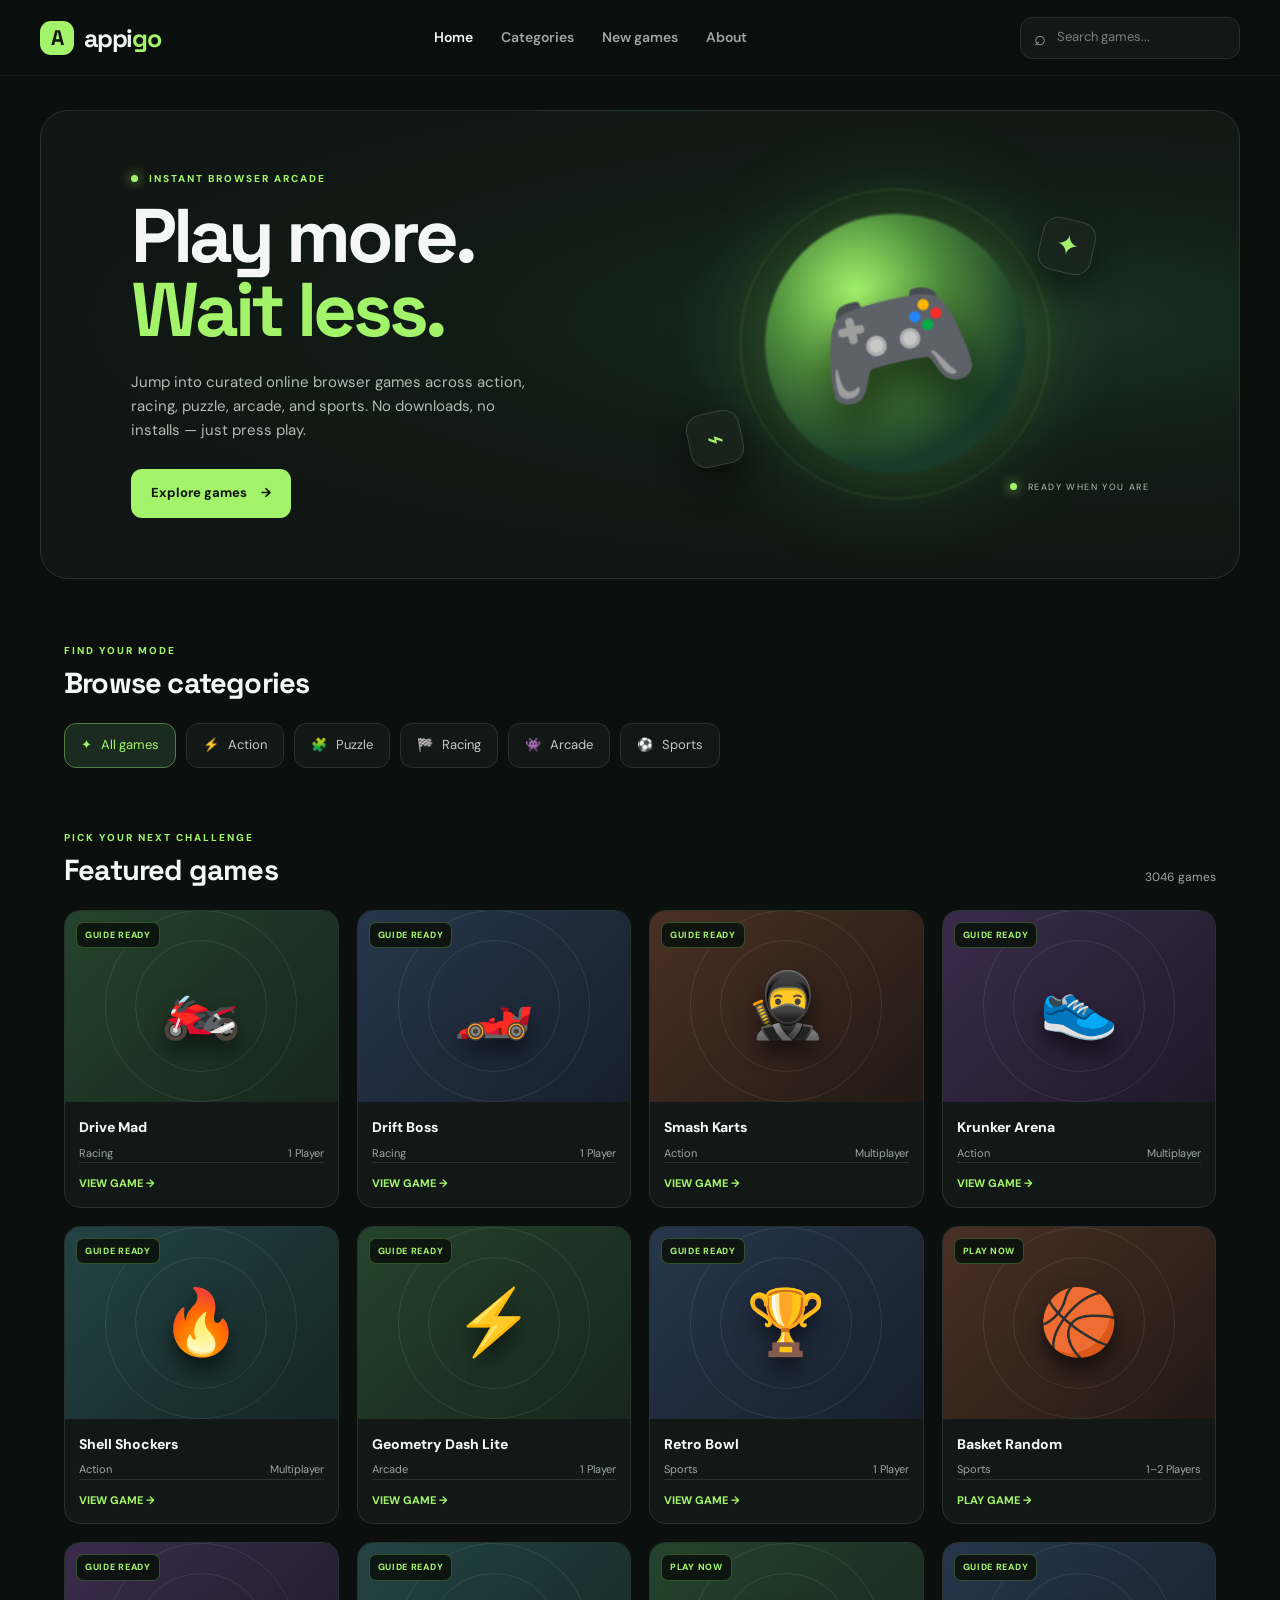
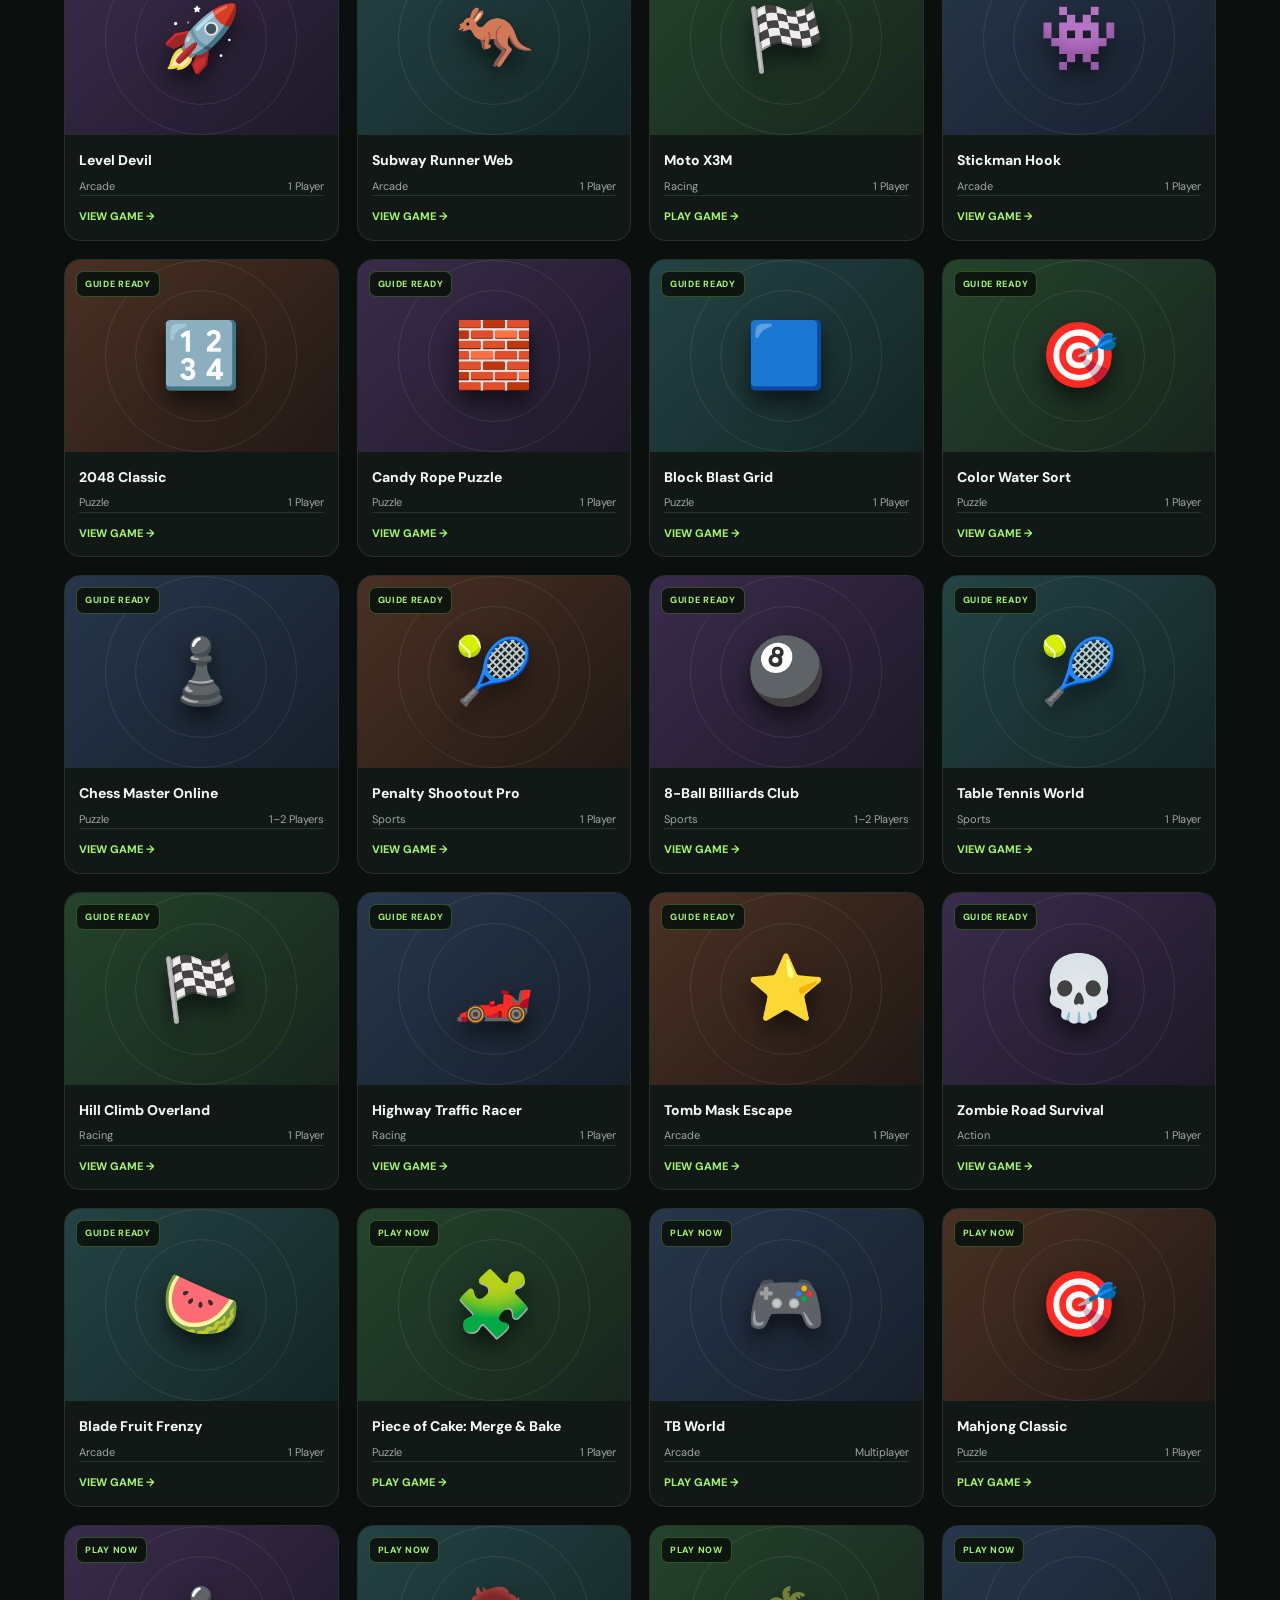
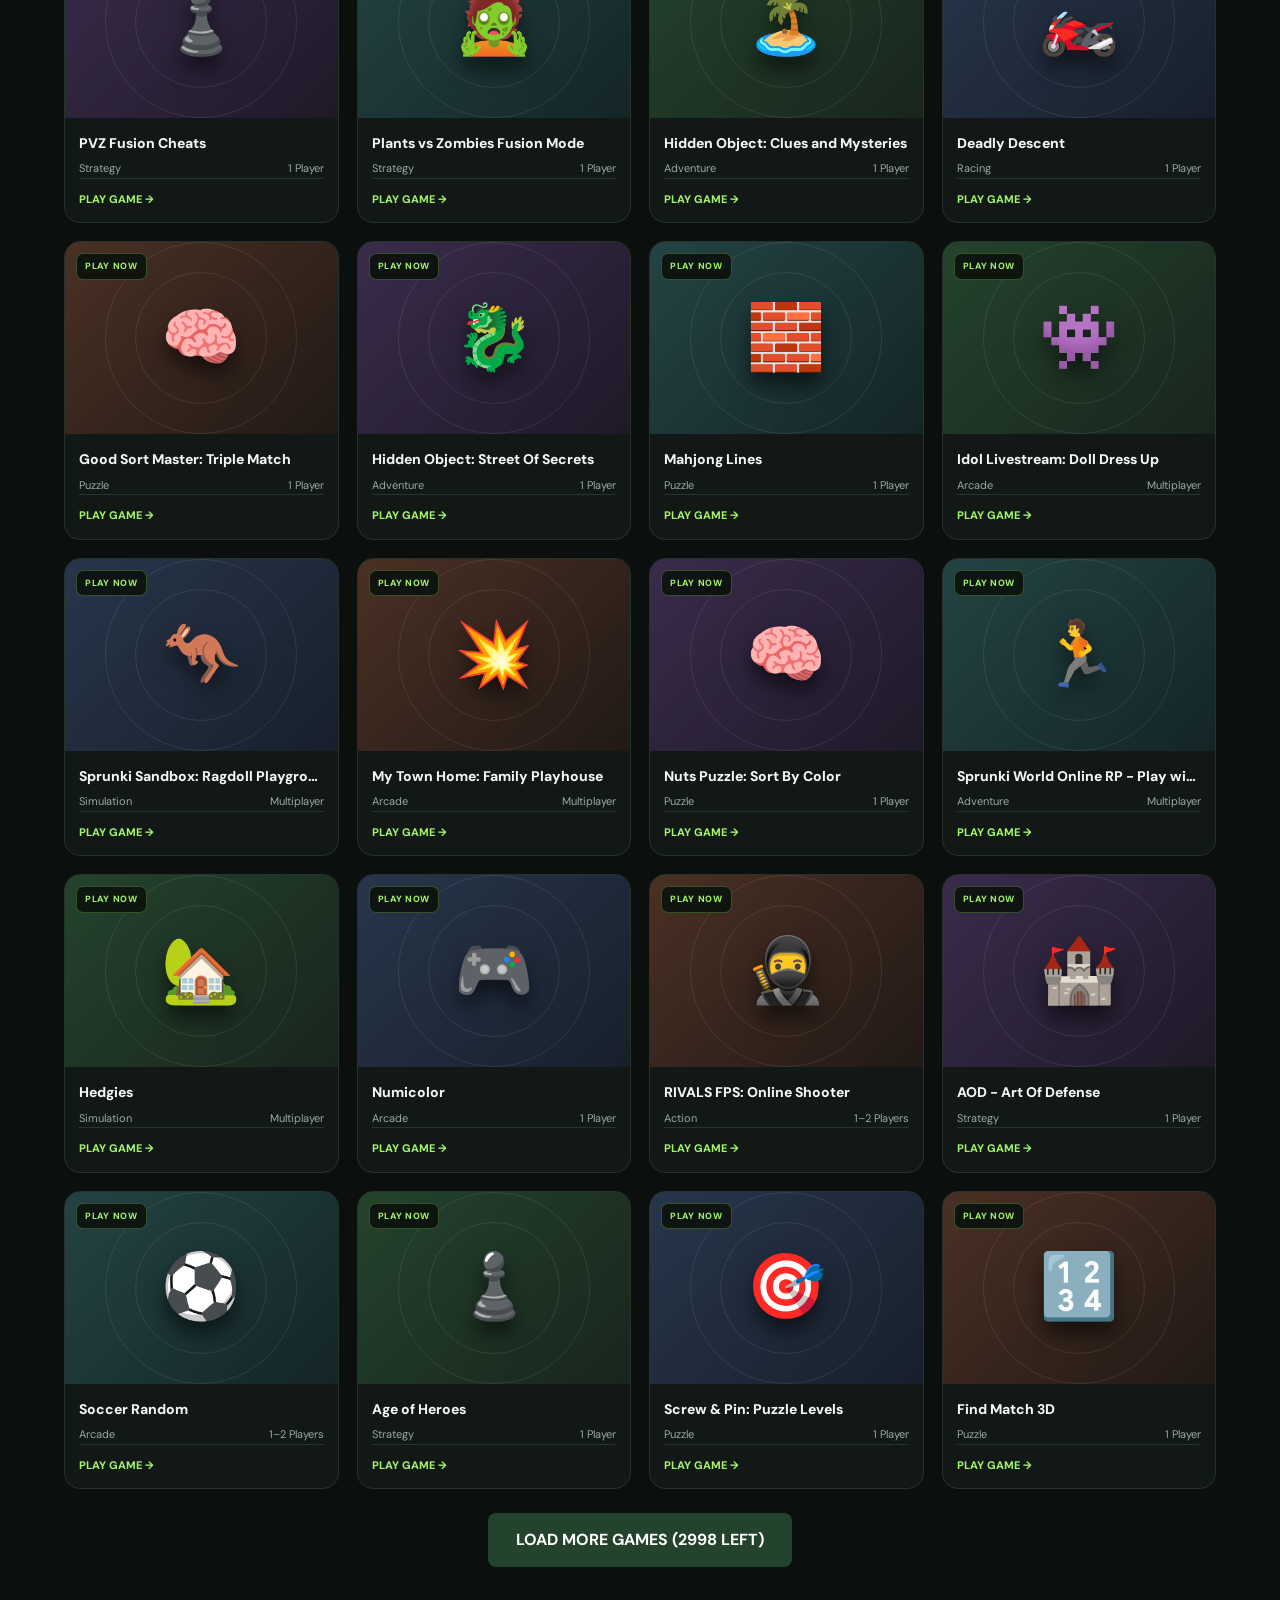
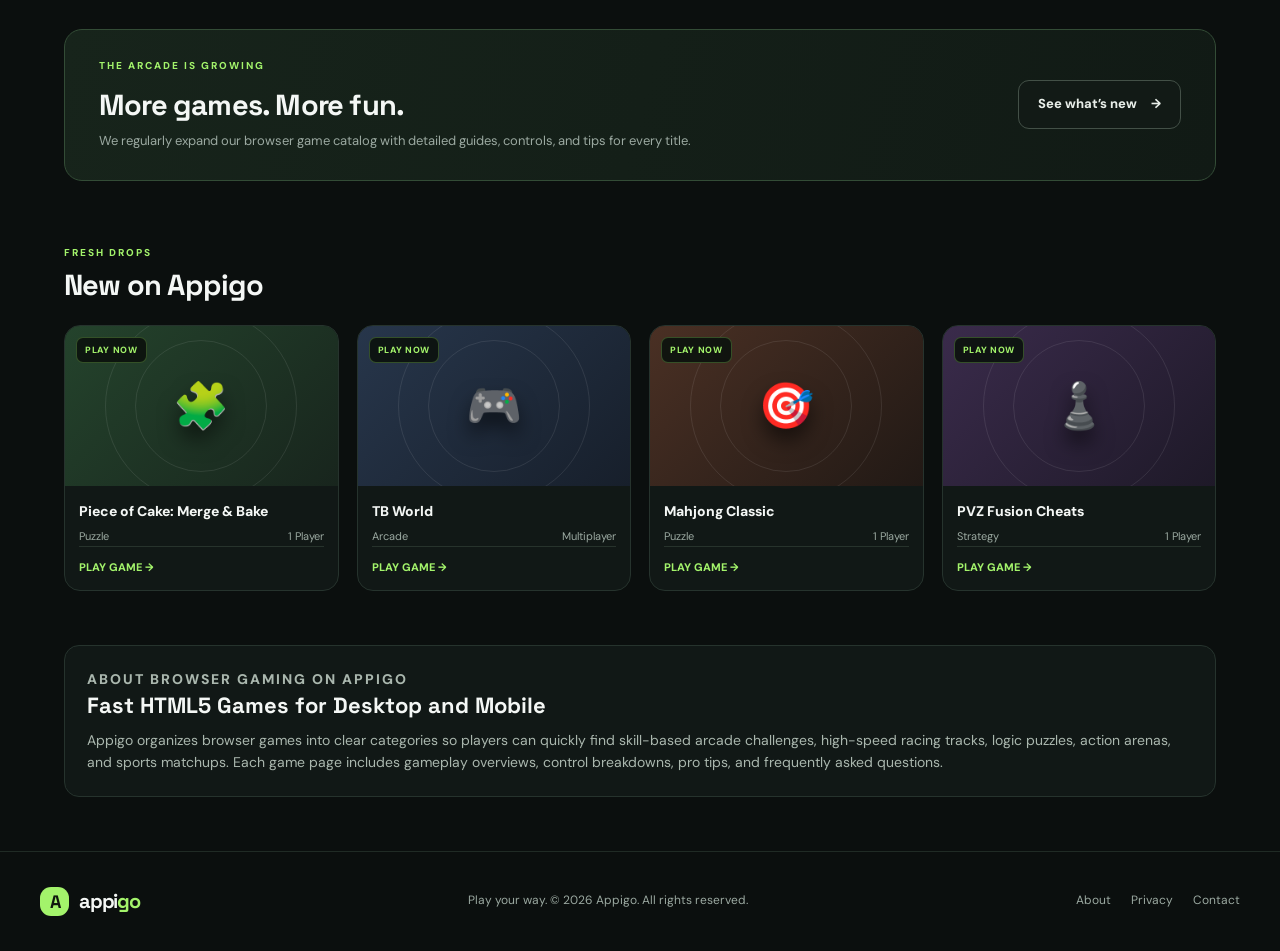
<file: index.html>
<!doctype html>
<html lang="en">
<head>
  <meta charset="utf-8">
  <meta name="viewport" content="width=device-width, initial-scale=1">
  <meta name="theme-color" content="#0b0f0e">
  <title>Appigo — Play Free Online Browser Games Instantly</title>
  <meta name="description" content="Play free online HTML5 browser games on Appigo. Explore action, racing, puzzle, arcade, and sports games with instant play and zero downloads.">
  <meta name="robots" content="index, follow">
  <link rel="canonical" href="https://appigo.site/">
  <meta property="og:type" content="website">
  <meta property="og:site_name" content="Appigo">
  <meta property="og:title" content="Appigo — Play Free Online Browser Games Instantly">
  <meta property="og:description" content="Discover fast browser games on Appigo across action, puzzle, racing, arcade, and sports.">
  <meta property="og:url" content="https://appigo.site/">
  <link rel="stylesheet" href="/css/style.css">
  <script type="application/ld+json">
  {
    "@context": "https://schema.org",
    "@type": "WebSite",
    "name": "Appigo",
    "url": "https://appigo.site/",
    "description": "Free online browser games across action, racing, puzzle, arcade, and sports.",
    "potentialAction": {
      "@type": "SearchAction",
      "target": "https://appigo.site/?q={search_term_string}",
      "query-input": "required name=search_term_string"
    }
  }
  </script>
  <script src="/js/app.js" defer></script>
</head>
<body>
  <header class="site-header">
    <a class="brand" href="/" aria-label="Appigo home">
      <span class="brand-mark">A</span>
      <span>appi<span class="brand-accent">go</span></span>
    </a>
    <nav class="main-nav" aria-label="Main navigation">
      <a class="active" href="/">Home</a>
      <a href="#categories">Categories</a>
      <a href="#new-games">New games</a>
      <a href="/about.html">About</a>
    </nav>
    <div class="header-actions">
      <label class="search-box">
        <span aria-hidden="true">⌕</span>
        <input id="game-search" type="search" placeholder="Search games..." autocomplete="off">
      </label>
      <button class="menu-toggle" id="menu-toggle" aria-label="Toggle menu">☰</button>
    </div>
  </header>

  <main>
    <section class="hero">
      <div class="hero-copy">
        <p class="eyebrow"><span class="live-dot"></span> INSTANT BROWSER ARCADE</p>
        <h1>Play more.<br><span>Wait less.</span></h1>
        <p class="hero-description">Jump into curated online browser games across action, racing, puzzle, arcade, and sports. No downloads, no installs — just press play.</p>
        <a class="button button-primary" href="#games">Explore games <span>→</span></a>
      </div>
      <div class="hero-art" aria-hidden="true">
        <div class="orb orb-one"></div>
        <div class="orb orb-two"></div>
        <div class="floating-tile tile-one">✦</div>
        <div class="floating-tile tile-two">⌁</div>
        <div class="hero-controller">🎮</div>
        <div class="hero-caption"><span class="caption-dot"></span> READY WHEN YOU ARE</div>
      </div>
    </section>

    <section class="category-section" id="categories">
      <div class="section-heading">
        <div>
          <p class="eyebrow">FIND YOUR MODE</p>
          <h2>Browse categories</h2>
        </div>
      </div>
      <div class="category-list" id="category-list">
        <button class="category-chip selected" data-category="All">✦ <span>All games</span></button>
        <button class="category-chip" data-category="Action">⚡ <span>Action</span></button>
        <button class="category-chip" data-category="Puzzle">🧩 <span>Puzzle</span></button>
        <button class="category-chip" data-category="Racing">🏁 <span>Racing</span></button>
        <button class="category-chip" data-category="Arcade">👾 <span>Arcade</span></button>
        <button class="category-chip" data-category="Sports">⚽ <span>Sports</span></button>
      </div>
    </section>

    <section class="games-section" id="games">
      <div class="section-heading">
        <div>
          <p class="eyebrow">PICK YOUR NEXT CHALLENGE</p>
          <h2 id="games-heading">Featured games</h2>
        </div>
        <span class="result-count" id="result-count"></span>
      </div>
      <div class="game-grid" id="game-grid" aria-live="polite"></div>
      <div class="empty-state hidden" id="empty-state">
        <div class="empty-icon">⌕</div>
        <h3>No games found</h3>
        <p>Try another title, keyword, or category.</p>
      </div>
    </section>

    <section class="callout">
      <div>
        <p class="eyebrow">THE ARCADE IS GROWING</p>
        <h2>More games. More fun.</h2>
        <p>We regularly expand our browser game catalog with detailed guides, controls, and tips for every title.</p>
      </div>
      <a class="button button-outline" href="#new-games">See what’s new <span>→</span></a>
    </section>

    <section class="games-section compact-section" id="new-games">
      <div class="section-heading">
        <div>
          <p class="eyebrow">FRESH DROPS</p>
          <h2>New on Appigo</h2>
        </div>
      </div>
      <div class="game-grid game-grid-small" id="new-grid"></div>
    </section>

    <section class="games-section compact-section">
      <div class="panel seo-guide-box">
        <p class="eyebrow">ABOUT BROWSER GAMING ON APPIGO</p>
        <h2>Fast HTML5 Games for Desktop and Mobile</h2>
        <p>Appigo organizes browser games into clear categories so players can quickly find skill-based arcade challenges, high-speed racing tracks, logic puzzles, action arenas, and sports matchups. Each game page includes gameplay overviews, control breakdowns, pro tips, and frequently asked questions.</p>
      </div>
    </section>
  </main>

  <footer class="site-footer">
    <a class="brand" href="/"><span class="brand-mark">A</span><span>appi<span class="brand-accent">go</span></span></a>
    <p>Play your way. © <span id="year"></span> Appigo. All rights reserved.</p>
    <div>
      <a href="/about.html">About</a>
      <a href="/privacy.html">Privacy</a>
      <a href="/contact.html">Contact</a>
    </div>
  </footer>
</body>
</html>
</file>
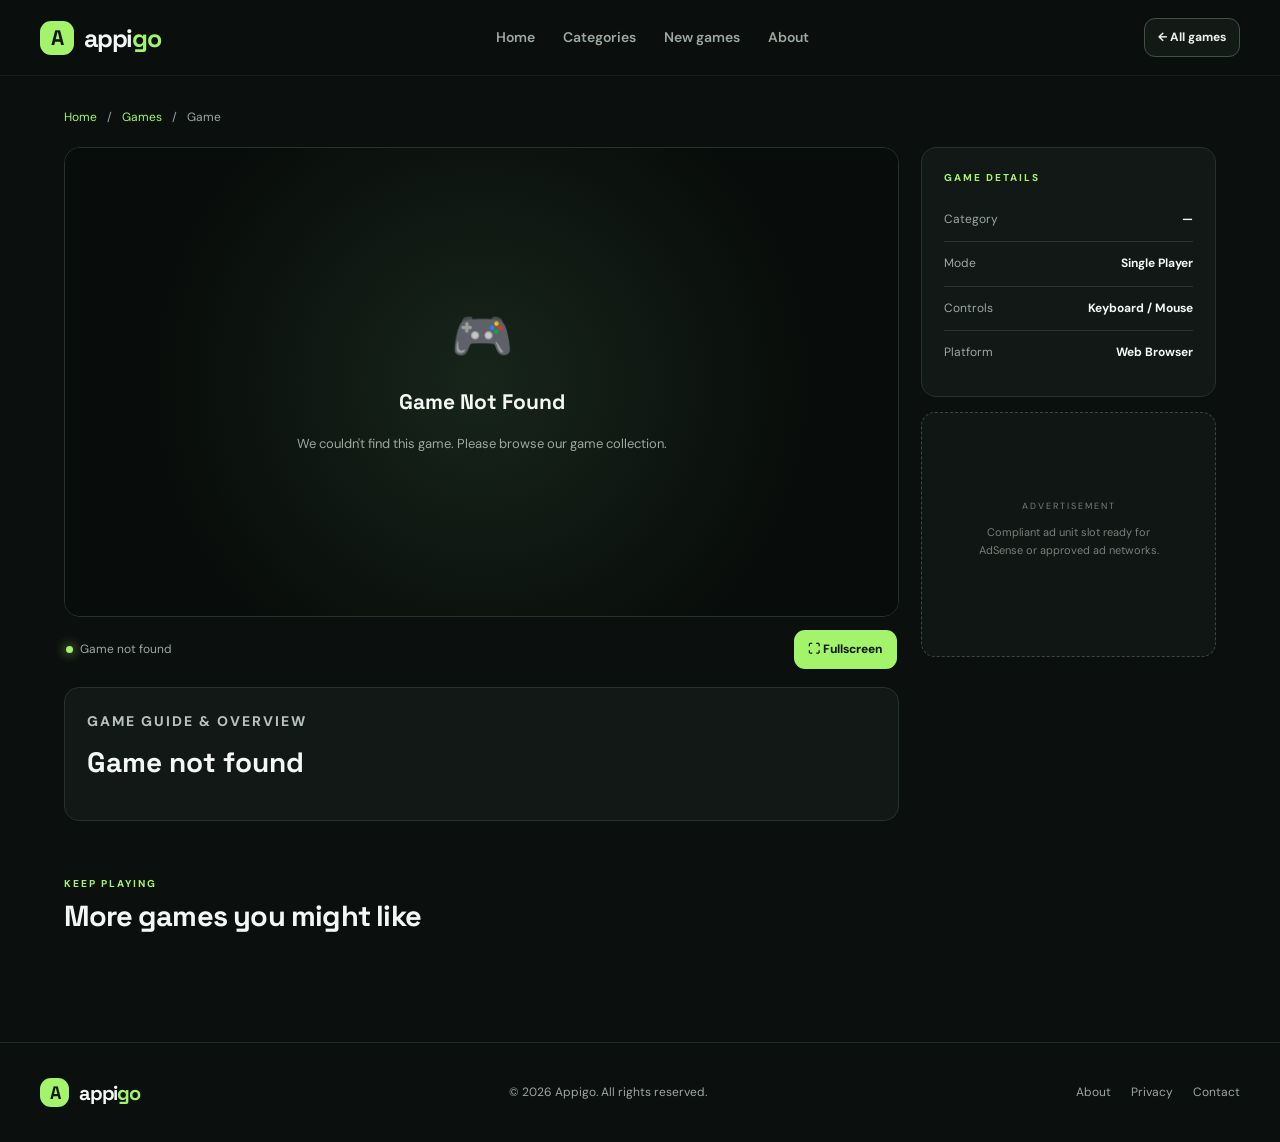
<file: game/index.html>
<!doctype html>
<html lang="en">
<head>
  <meta charset="utf-8">
  <meta name="viewport" content="width=device-width, initial-scale=1">
  <meta name="theme-color" content="#0b0f0e">
  <title>Play Game — Appigo</title>
  <meta name="description" content="Play free online browser games on Appigo with controls, tips, and guides.">
  <meta name="robots" content="noindex, follow">
  <link rel="stylesheet" href="/css/style.css">
  <script src="/js/game.js" defer></script>
</head>
<body>
  <header class="site-header">
    <a class="brand" href="/" aria-label="Appigo home">
      <span class="brand-mark">A</span>
      <span>appi<span class="brand-accent">go</span></span>
    </a>
    <nav class="main-nav" aria-label="Main navigation">
      <a href="/">Home</a>
      <a href="/#categories">Categories</a>
      <a href="/#new-games">New games</a>
      <a href="/about.html">About</a>
    </nav>
    <div class="header-actions">
      <a class="button button-small button-outline" href="/">← All games</a>
    </div>
  </header>

  <main class="game-page">
    <div class="breadcrumbs">
      <a href="/">Home</a>
      <span>/</span>
      <a href="/#categories" id="crumb-category">Games</a>
      <span>/</span>
      <span id="crumb-title">Game</span>
    </div>

    <div class="game-layout">
      <section class="player-column">
        <div class="player-shell" id="player-shell">
          <div class="player-placeholder" id="player-placeholder">
            <div class="placeholder-icon" id="placeholder-icon">🎮</div>
            <h2 id="placeholder-heading">Game embed pending verification</h2>
            <p id="placeholder-text">Add an authorized third-party embed URL in <code>/data/games.json</code> and set <code>"status": "ready"</code> to launch the playable frame.</p>
          </div>
          <iframe
            id="game-frame"
            title="Game player"
            allow="fullscreen; autoplay; gamepad; clipboard-read; clipboard-write"
            allowfullscreen
            loading="lazy"
            referrerpolicy="strict-origin-when-cross-origin"
            class="hidden"></iframe>
        </div>

        <div class="player-toolbar">
          <div class="player-status">
            <span class="live-dot"></span>
            <span id="player-label">Ready</span>
          </div>
          <div class="player-actions">
            <a class="button button-small button-outline hidden" id="open-source" target="_blank" rel="noopener noreferrer">Official source ↗</a>
            <button class="button button-small button-primary" id="fullscreen-button" type="button">⛶ Fullscreen</button>
          </div>
        </div>

        <article class="game-description panel">
          <p class="eyebrow" id="game-eyebrow">GAME GUIDE & OVERVIEW</p>
          <h1 id="game-title">Loading game…</h1>
          <div id="game-sections"></div>
          <div class="tag-row" id="game-tags"></div>
        </article>
      </section>

      <aside class="game-sidebar">
        <div class="panel">
          <p class="eyebrow">GAME DETAILS</p>
          <div class="detail-row"><span>Category</span><strong id="game-category">—</strong></div>
          <div class="detail-row"><span>Mode</span><strong id="game-players">Single Player</strong></div>
          <div class="detail-row"><span>Controls</span><strong id="game-controls">Keyboard / Mouse</strong></div>
          <div class="detail-row"><span>Platform</span><strong>Web Browser</strong></div>
        </div>

        <div class="ad-slot" aria-label="Advertisement">
          <span>ADVERTISEMENT</span>
          <p>Compliant ad unit slot ready for AdSense or approved ad networks.</p>
        </div>
      </aside>
    </div>

    <section class="games-section related-section">
      <div class="section-heading">
        <div>
          <p class="eyebrow">KEEP PLAYING</p>
          <h2>More games you might like</h2>
        </div>
      </div>
      <div class="game-grid game-grid-small" id="related-grid"></div>
    </section>
  </main>

  <footer class="site-footer">
    <a class="brand" href="/"><span class="brand-mark">A</span><span>appi<span class="brand-accent">go</span></span></a>
    <p>© <span id="year"></span> Appigo. All rights reserved.</p>
    <div>
      <a href="/about.html">About</a>
      <a href="/privacy.html">Privacy</a>
      <a href="/contact.html">Contact</a>
    </div>
  </footer>
</body>
</html>
</file>
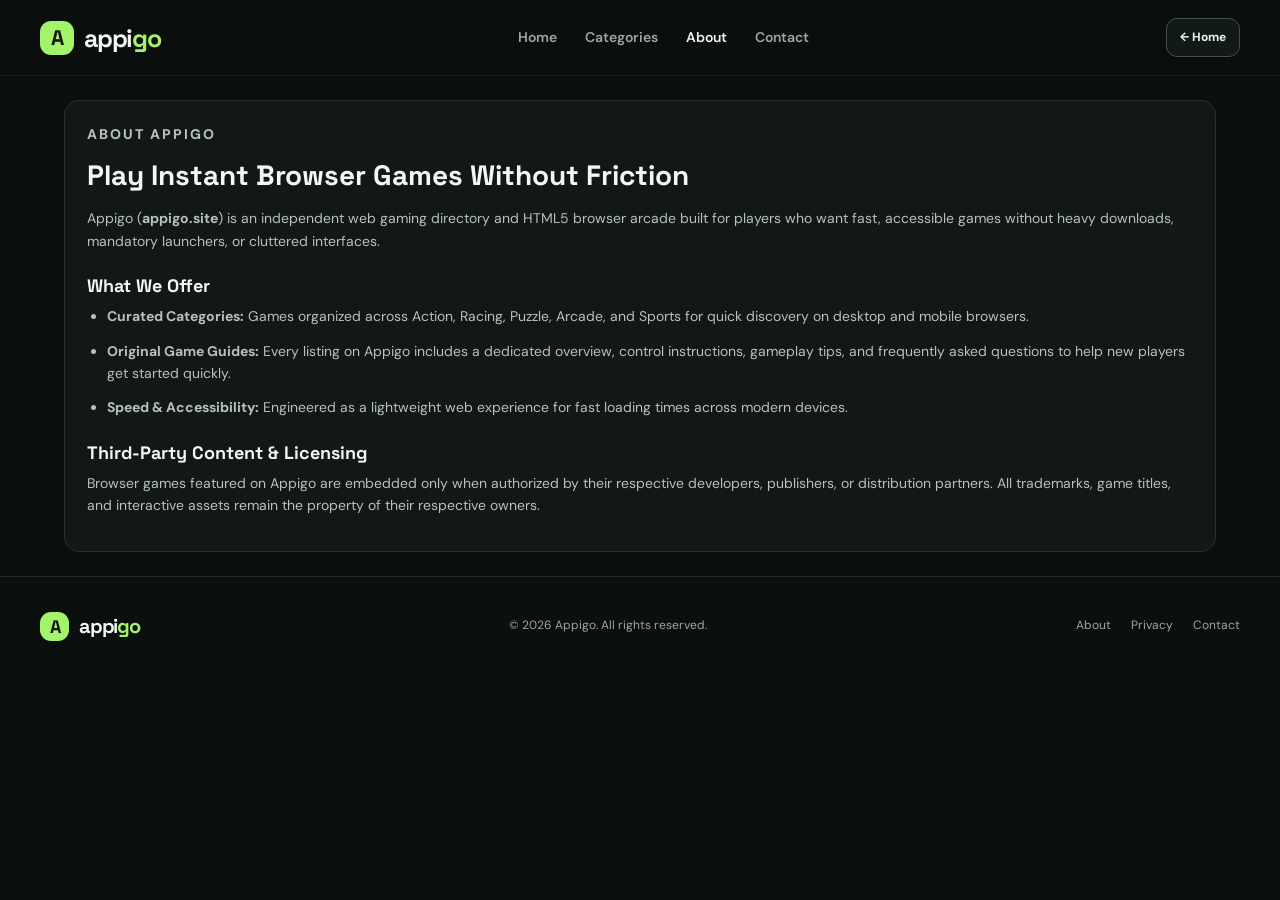
<file: about.html>
<!doctype html>
<html lang="en">
<head>
  <meta charset="utf-8">
  <meta name="viewport" content="width=device-width, initial-scale=1">
  <meta name="theme-color" content="#0b0f0e">
  <title>About Us — Appigo</title>
  <meta name="description" content="Learn about Appigo, our curated online browser gaming portal, editorial standards, and player-first experience.">
  <link rel="canonical" href="https://appigo.site/about.html">
  <link rel="stylesheet" href="/css/style.css">
</head>
<body>
  <header class="site-header">
    <a class="brand" href="/"><span class="brand-mark">A</span><span>appi<span class="brand-accent">go</span></span></a>
    <nav class="main-nav">
      <a href="/">Home</a>
      <a href="/#categories">Categories</a>
      <a class="active" href="/about.html">About</a>
      <a href="/contact.html">Contact</a>
    </nav>
    <a class="button button-small button-outline" href="/">← Home</a>
  </header>

  <main class="game-page legal-page">
    <section class="panel">
      <p class="eyebrow">ABOUT APPIGO</p>
      <h1>Play Instant Browser Games Without Friction</h1>
      <p>Appigo (<strong>appigo.site</strong>) is an independent web gaming directory and HTML5 browser arcade built for players who want fast, accessible games without heavy downloads, mandatory launchers, or cluttered interfaces.</p>
      <h2>What We Offer</h2>
      <ul>
        <li><strong>Curated Categories:</strong> Games organized across Action, Racing, Puzzle, Arcade, and Sports for quick discovery on desktop and mobile browsers.</li>
        <li><strong>Original Game Guides:</strong> Every listing on Appigo includes a dedicated overview, control instructions, gameplay tips, and frequently asked questions to help new players get started quickly.</li>
        <li><strong>Speed & Accessibility:</strong> Engineered as a lightweight web experience for fast loading times across modern devices.</li>
      </ul>
      <h2>Third-Party Content & Licensing</h2>
      <p>Browser games featured on Appigo are embedded only when authorized by their respective developers, publishers, or distribution partners. All trademarks, game titles, and interactive assets remain the property of their respective owners.</p>
    </section>
  </main>

  <footer class="site-footer">
    <a class="brand" href="/"><span class="brand-mark">A</span><span>appi<span class="brand-accent">go</span></span></a>
    <p>© 2026 Appigo. All rights reserved.</p>
    <div>
      <a href="/about.html">About</a>
      <a href="/privacy.html">Privacy</a>
      <a href="/contact.html">Contact</a>
    </div>
  </footer>
</body>
</html>
</file>
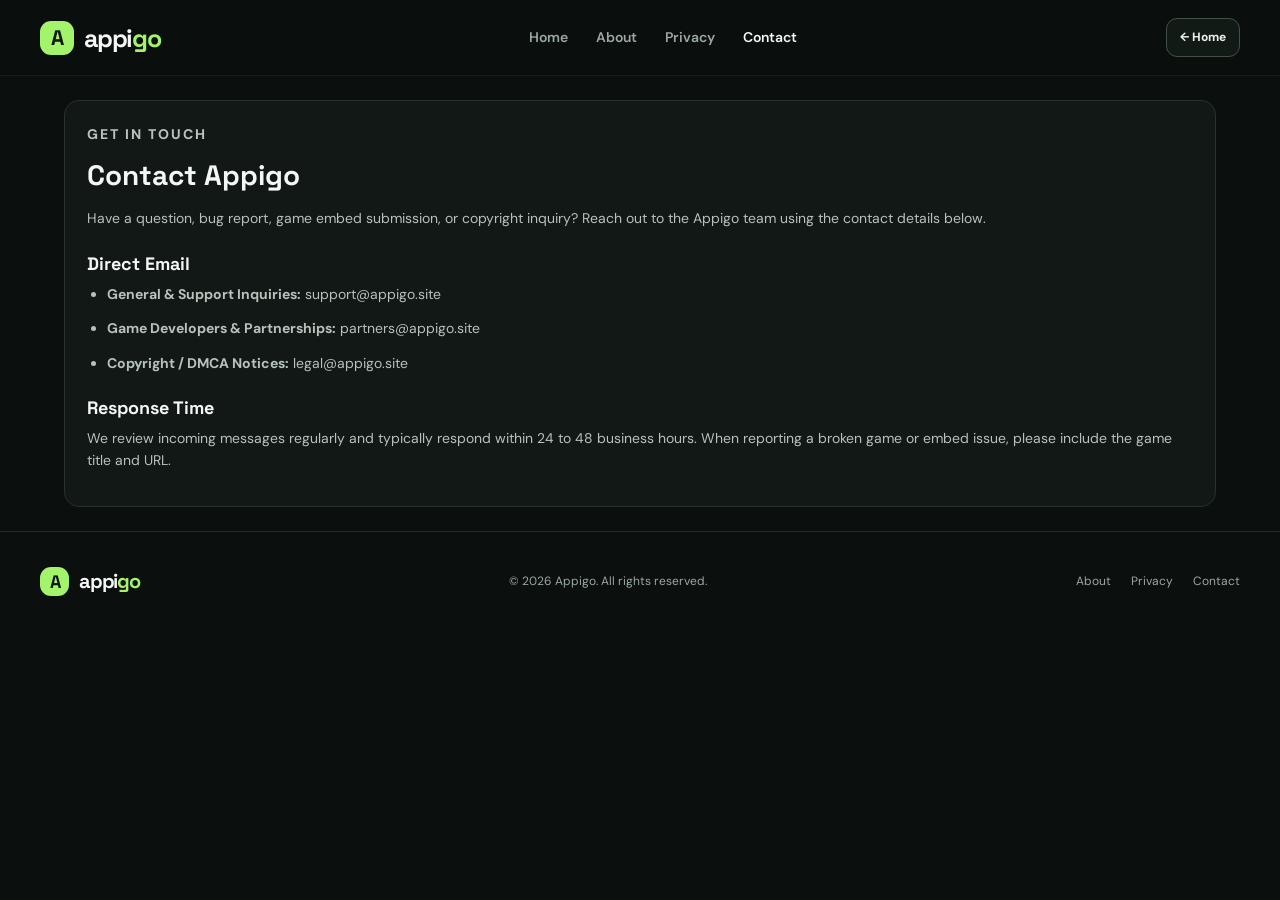
<file: contact.html>
<!doctype html>
<html lang="en">
<head>
  <meta charset="utf-8">
  <meta name="viewport" content="width=device-width, initial-scale=1">
  <meta name="theme-color" content="#0b0f0e">
  <title>Contact Us — Appigo</title>
  <meta name="description" content="Contact the Appigo team for game submissions, copyright inquiries, technical support, or advertising partnerships.">
  <link rel="canonical" href="https://appigo.site/contact.html">
  <link rel="stylesheet" href="/css/style.css">
</head>
<body>
  <header class="site-header">
    <a class="brand" href="/"><span class="brand-mark">A</span><span>appi<span class="brand-accent">go</span></span></a>
    <nav class="main-nav">
      <a href="/">Home</a>
      <a href="/about.html">About</a>
      <a href="/privacy.html">Privacy</a>
      <a class="active" href="/contact.html">Contact</a>
    </nav>
    <a class="button button-small button-outline" href="/">← Home</a>
  </header>

  <main class="game-page legal-page">
    <section class="panel">
      <p class="eyebrow">GET IN TOUCH</p>
      <h1>Contact Appigo</h1>
      <p>Have a question, bug report, game embed submission, or copyright inquiry? Reach out to the Appigo team using the contact details below.</p>
      <h2>Direct Email</h2>
      <ul>
        <li><strong>General & Support Inquiries:</strong> support@appigo.site</li>
        <li><strong>Game Developers & Partnerships:</strong> partners@appigo.site</li>
        <li><strong>Copyright / DMCA Notices:</strong> legal@appigo.site</li>
      </ul>
      <h2>Response Time</h2>
      <p>We review incoming messages regularly and typically respond within 24 to 48 business hours. When reporting a broken game or embed issue, please include the game title and URL.</p>
    </section>
  </main>

  <footer class="site-footer">
    <a class="brand" href="/"><span class="brand-mark">A</span><span>appi<span class="brand-accent">go</span></span></a>
    <p>© 2026 Appigo. All rights reserved.</p>
    <div>
      <a href="/about.html">About</a>
      <a href="/privacy.html">Privacy</a>
      <a href="/contact.html">Contact</a>
    </div>
  </footer>
</body>
</html>
</file>
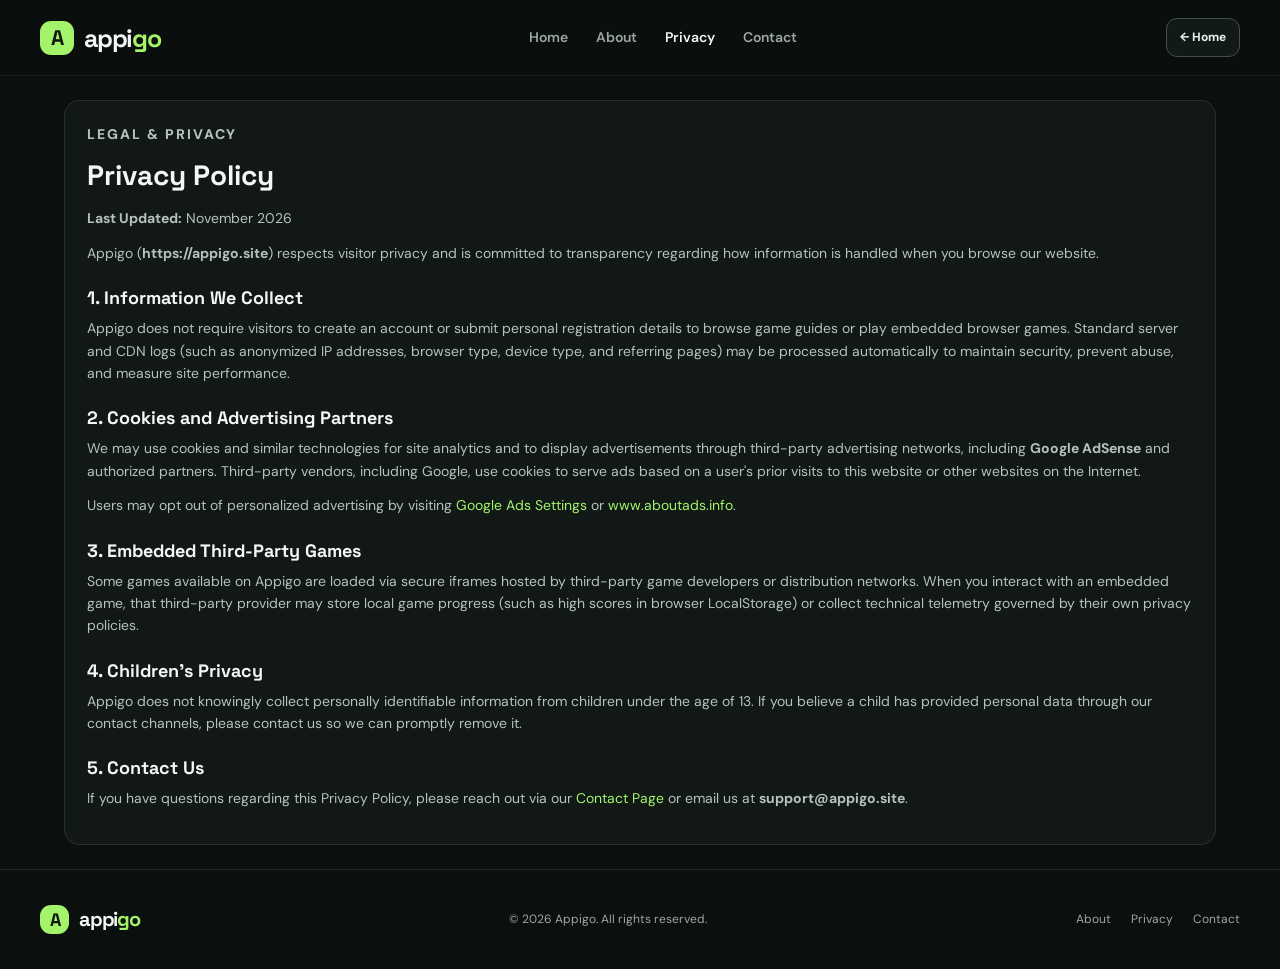
<file: privacy.html>
<!doctype html>
<html lang="en">
<head>
  <meta charset="utf-8">
  <meta name="viewport" content="width=device-width, initial-scale=1">
  <meta name="theme-color" content="#0b0f0e">
  <title>Privacy Policy — Appigo</title>
  <meta name="description" content="Read the Privacy Policy for Appigo (appigo.site), including cookies, analytics, third-party embedded games, and advertising disclosures.">
  <link rel="canonical" href="https://appigo.site/privacy.html">
  <link rel="stylesheet" href="/css/style.css">
</head>
<body>
  <header class="site-header">
    <a class="brand" href="/"><span class="brand-mark">A</span><span>appi<span class="brand-accent">go</span></span></a>
    <nav class="main-nav">
      <a href="/">Home</a>
      <a href="/about.html">About</a>
      <a class="active" href="/privacy.html">Privacy</a>
      <a href="/contact.html">Contact</a>
    </nav>
    <a class="button button-small button-outline" href="/">← Home</a>
  </header>

  <main class="game-page legal-page">
    <section class="panel">
      <p class="eyebrow">LEGAL & PRIVACY</p>
      <h1>Privacy Policy</h1>
      <p><strong>Last Updated:</strong> November 2026</p>
      <p>Appigo (<strong>https://appigo.site</strong>) respects visitor privacy and is committed to transparency regarding how information is handled when you browse our website.</p>

      <h2>1. Information We Collect</h2>
      <p>Appigo does not require visitors to create an account or submit personal registration details to browse game guides or play embedded browser games. Standard server and CDN logs (such as anonymized IP addresses, browser type, device type, and referring pages) may be processed automatically to maintain security, prevent abuse, and measure site performance.</p>

      <h2>2. Cookies and Advertising Partners</h2>
      <p>We may use cookies and similar technologies for site analytics and to display advertisements through third-party advertising networks, including <strong>Google AdSense</strong> and authorized partners. Third-party vendors, including Google, use cookies to serve ads based on a user's prior visits to this website or other websites on the Internet.</p>
      <p>Users may opt out of personalized advertising by visiting <a href="https://adssettings.google.com/" target="_blank" rel="noopener noreferrer" style="color:var(--green)">Google Ads Settings</a> or <a href="https://www.aboutads.info/" target="_blank" rel="noopener noreferrer" style="color:var(--green)">www.aboutads.info</a>.</p>

      <h2>3. Embedded Third-Party Games</h2>
      <p>Some games available on Appigo are loaded via secure iframes hosted by third-party game developers or distribution networks. When you interact with an embedded game, that third-party provider may store local game progress (such as high scores in browser LocalStorage) or collect technical telemetry governed by their own privacy policies.</p>

      <h2>4. Children's Privacy</h2>
      <p>Appigo does not knowingly collect personally identifiable information from children under the age of 13. If you believe a child has provided personal data through our contact channels, please contact us so we can promptly remove it.</p>

      <h2>5. Contact Us</h2>
      <p>If you have questions regarding this Privacy Policy, please reach out via our <a href="/contact.html" style="color:var(--green)">Contact Page</a> or email us at <strong>support@appigo.site</strong>.</p>
    </section>
  </main>

  <footer class="site-footer">
    <a class="brand" href="/"><span class="brand-mark">A</span><span>appi<span class="brand-accent">go</span></span></a>
    <p>© 2026 Appigo. All rights reserved.</p>
    <div>
      <a href="/about.html">About</a>
      <a href="/privacy.html">Privacy</a>
      <a href="/contact.html">Contact</a>
    </div>
  </footer>
</body>
</html>
</file>
<file: css/style.css>
@import url('https://fonts.googleapis.com/css2?family=DM+Sans:wght@400;500;600;700;800&family=Space+Grotesk:wght@500;600;700&display=swap');

:root {
  --bg: #0b0f0e;
  --surface: #111816;
  --surface2: #17211d;
  --line: #26332d;
  --text: #f4f7f5;
  --muted: #9ba9a1;
  --green: #a3f36b;
  --green2: #75d849;
  --radius: 18px;
  --max: 1200px;
}

* { box-sizing: border-box; }
html { scroll-behavior: smooth; }
body {
  margin: 0;
  background: var(--bg);
  color: var(--text);
  font-family: 'DM Sans', Arial, sans-serif;
  line-height: 1.6;
}
a { color: inherit; text-decoration: none; }
button, input { font: inherit; }

.site-header {
  height: 76px;
  display: flex;
  align-items: center;
  justify-content: space-between;
  gap: 28px;
  padding: 0 max(24px, calc((100% - var(--max)) / 2));
  border-bottom: 1px solid rgba(255, 255, 255, .06);
  background: rgba(11, 15, 14, .92);
  position: sticky;
  top: 0;
  z-index: 20;
  backdrop-filter: blur(16px);
}

.brand {
  display: flex;
  align-items: center;
  gap: 10px;
  font: 700 25px 'Space Grotesk', sans-serif;
  letter-spacing: -1.2px;
  white-space: nowrap;
}
.brand-mark {
  display: grid;
  place-items: center;
  width: 34px;
  height: 34px;
  background: var(--green);
  color: #10170e;
  border-radius: 11px;
  font-size: 21px;
}
.brand-accent { color: var(--green); }

.main-nav {
  display: flex;
  gap: 28px;
  color: var(--muted);
  font-size: 14px;
  font-weight: 600;
}
.main-nav a:hover,
.main-nav a.active { color: var(--text); }

.header-actions { display: flex; align-items: center; gap: 12px; }
.search-box {
  height: 42px;
  width: 220px;
  display: flex;
  align-items: center;
  gap: 9px;
  padding: 0 13px;
  background: var(--surface);
  border: 1px solid var(--line);
  border-radius: 12px;
  color: var(--muted);
}
.search-box span { font-size: 20px; }
.search-box input {
  width: 100%;
  background: none;
  border: 0;
  outline: 0;
  color: var(--text);
  font-size: 13px;
}
.search-box input::placeholder { color: #75837a; }
.menu-toggle { display: none; background: none; color: white; border: 0; font-size: 23px; cursor: pointer; }

.hero {
  max-width: var(--max);
  min-height: 430px;
  margin: 34px auto 64px;
  padding: 60px 7%;
  border: 1px solid #28352e;
  border-radius: 28px;
  background: radial-gradient(ellipse at 80% 45%, #1b3324 0%, #111b16 38%, #101613 75%);
  display: grid;
  grid-template-columns: 1fr 1fr;
  align-items: center;
  overflow: hidden;
  position: relative;
}
.hero-copy { position: relative; z-index: 2; }
.eyebrow {
  margin: 0 0 12px;
  color: var(--green);
  font-size: 10px;
  letter-spacing: 2px;
  font-weight: 800;
  text-transform: uppercase;
}
.live-dot, .caption-dot {
  display: inline-block;
  width: 7px;
  height: 7px;
  background: var(--green);
  border-radius: 50%;
  margin-right: 7px;
  box-shadow: 0 0 12px #a3f36b;
}
.hero h1 {
  font: 700 clamp(48px, 6vw, 76px) / .98 'Space Grotesk', sans-serif;
  letter-spacing: -4px;
  margin: 0 0 22px;
}
.hero h1 span { color: var(--green); }
.hero-description { max-width: 410px; color: #b0bbb4; font-size: 15px; margin: 0 0 27px; }

.button {
  display: inline-flex;
  align-items: center;
  justify-content: center;
  gap: 14px;
  border-radius: 11px;
  padding: 13px 19px;
  font-size: 13px;
  font-weight: 800;
  border: 1px solid transparent;
  cursor: pointer;
  transition: .2s;
}
.button-primary { background: var(--green); color: #10170e; }
.button-primary:hover { background: #b9ff8a; transform: translateY(-2px); }
.button-outline { border-color: #435047; background: #121a16; color: #e8eee9; }
.button-outline:hover { border-color: var(--green); color: var(--green); }
.button-small { padding: 9px 13px; font-size: 12px; gap: 8px; }

.hero-art { height: 300px; position: relative; display: grid; place-items: center; }
.orb { position: absolute; border-radius: 50%; filter: blur(1px); }
.orb-one {
  width: 260px;
  height: 260px;
  background: radial-gradient(circle at 35% 30%, #a3f36b 0%, #4d8b3b 35%, #193b28 70%);
  box-shadow: 0 0 100px #6ecb4a55;
}
.orb-two { width: 310px; height: 310px; border: 1px solid #a3f36b33; }
.hero-controller { font-size: 128px; filter: drop-shadow(0 25px 22px #0009); transform: rotate(-13deg); z-index: 2; }
.floating-tile {
  position: absolute;
  z-index: 3;
  display: grid;
  place-items: center;
  width: 54px;
  height: 54px;
  border: 1px solid #ffffff25;
  border-radius: 16px;
  background: #19251edb;
  box-shadow: 0 15px 35px #0007;
  color: var(--green);
  font-size: 28px;
}
.tile-one { top: 25px; right: 55px; transform: rotate(13deg); }
.tile-two { bottom: 28px; left: 48px; transform: rotate(-12deg); }
.hero-caption { position: absolute; bottom: 0; right: 0; font-size: 9px; letter-spacing: 1.6px; color: #b3c2b7; }

.category-section, .games-section { max-width: var(--max); margin: 0 auto 62px; padding: 0 24px; }
.section-heading { display: flex; align-items: end; justify-content: space-between; margin-bottom: 22px; }
.section-heading h2, .callout h2 { font: 700 29px 'Space Grotesk', sans-serif; letter-spacing: -.8px; margin: 0; }
.section-heading .eyebrow { margin-bottom: 5px; }
.category-list { display: flex; gap: 10px; flex-wrap: wrap; }
.category-chip {
  border: 1px solid var(--line);
  background: var(--surface);
  color: #c0cbc3;
  border-radius: 12px;
  padding: 11px 16px;
  display: flex;
  align-items: center;
  gap: 9px;
  font-size: 13px;
  cursor: pointer;
}
.category-chip:hover, .category-chip.selected { background: #1b2b20; border-color: #527d43; color: var(--green); }
.result-count { font-size: 12px; color: var(--muted); }

.game-grid { display: grid; grid-template-columns: repeat(4, minmax(0, 1fr)); gap: 18px; }
.game-card {
  min-width: 0;
  border: 1px solid var(--line);
  border-radius: 16px;
  overflow: hidden;
  background: var(--surface);
  transition: .22s;
  display: flex;
  flex-direction: column;
}
.game-card:hover { transform: translateY(-5px); border-color: #587a4d; box-shadow: 0 16px 35px #0004; }
.game-thumb {
  aspect-ratio: 1.42;
  display: grid;
  place-items: center;
  position: relative;
  overflow: hidden;
  background: linear-gradient(135deg, #243b2b, #17211c 65%, #273a2b);
}
.game-thumb:before, .game-thumb:after {
  content: "";
  position: absolute;
  border: 1px solid #ffffff17;
  border-radius: 50%;
  width: 190px;
  height: 190px;
}
.game-thumb:after { width: 130px; height: 130px; }
.game-emoji { font-size: 64px; filter: drop-shadow(0 12px 10px #0008); z-index: 1; }
.game-badge {
  position: absolute;
  top: 11px;
  left: 11px;
  background: #0c120ee8;
  color: var(--green);
  border: 1px solid #a3f36b44;
  padding: 5px 8px;
  border-radius: 7px;
  font-size: 9px;
  font-weight: 800;
  letter-spacing: .7px;
  z-index: 2;
}
.card-body { padding: 14px; display: flex; flex-direction: column; flex: 1; }
.card-title { font-weight: 800; font-size: 14px; margin: 0 0 6px; white-space: nowrap; overflow: hidden; text-overflow: ellipsis; }
.card-meta { display: flex; justify-content: space-between; gap: 8px; color: var(--muted); font-size: 11px; }
.card-cta {
  display: block;
  margin-top: auto;
  padding-top: 12px;
  border-top: 1px solid #27332c;
  color: var(--green);
  font-size: 11px;
  font-weight: 800;
}

.callout {
  max-width: 1152px;
  margin: 0 auto 64px;
  padding: 28px 34px;
  border: 1px solid #334c36;
  border-radius: 18px;
  background: linear-gradient(105deg, #17241b, #111a15);
  display: flex;
  justify-content: space-between;
  align-items: center;
  gap: 20px;
}
.callout p:not(.eyebrow) { color: var(--muted); font-size: 13px; margin: 8px 0 0; }
.compact-section { margin-bottom: 54px; }
.game-grid-small { grid-template-columns: repeat(4, minmax(0, 1fr)); }
.game-grid-small .game-thumb { aspect-ratio: 1.7; }
.game-grid-small .game-emoji { font-size: 45px; }

.empty-state { text-align: center; padding: 55px 20px; color: var(--muted); }
.empty-icon { font-size: 40px; color: var(--green); }
.empty-state h3 { color: var(--text); margin-bottom: 4px; }
.hidden { display: none !important; }

.site-footer {
  border-top: 1px solid #202b25;
  min-height: 100px;
  padding: 25px max(24px, calc((100% - var(--max)) / 2));
  display: flex;
  align-items: center;
  justify-content: space-between;
  gap: 20px;
  color: var(--muted);
  font-size: 12px;
}
.site-footer .brand { color: var(--text); font-size: 20px; }
.site-footer .brand-mark { width: 29px; height: 29px; font-size: 18px; }
.site-footer div { display: flex; gap: 20px; }
.site-footer a:hover { color: var(--green); }

.game-page { max-width: var(--max); padding: 24px; margin: auto; }
.breadcrumbs { display: flex; gap: 10px; color: var(--muted); font-size: 12px; margin: 8px 0 20px; flex-wrap: wrap; }
.breadcrumbs a { color: var(--green); }
.game-layout { display: grid; grid-template-columns: minmax(0, 1fr) 295px; gap: 22px; }
.player-shell {
  position: relative;
  aspect-ratio: 16 / 9;
  background: #050807;
  border: 1px solid var(--line);
  border-radius: 16px;
  overflow: hidden;
}
.player-shell iframe { width: 100%; height: 100%; border: 0; background: #050807; }
.player-placeholder {
  position: absolute;
  inset: 0;
  display: flex;
  flex-direction: column;
  align-items: center;
  justify-content: center;
  text-align: center;
  padding: 24px;
  background: radial-gradient(circle, #17251b, #080c0a 70%);
}
.placeholder-icon { font-size: 50px; }
.player-placeholder h2 { font: 700 21px 'Space Grotesk', sans-serif; margin: 12px 0 6px; }
.player-placeholder p { max-width: 500px; color: var(--muted); font-size: 13px; }
.player-placeholder code { color: var(--green); }

.player-toolbar { display: flex; justify-content: space-between; align-items: center; padding: 13px 2px 18px; gap: 12px; }
.player-status { font-size: 12px; color: var(--muted); display: flex; align-items: center; }
.player-actions { display: flex; gap: 8px; flex-wrap: wrap; }

.panel { background: var(--surface); border: 1px solid var(--line); border-radius: 15px; padding: 22px; }
.game-description h1, .legal-page h1 { font: 700 28px 'Space Grotesk', sans-serif; margin: 0 0 14px; }
.game-description h3, .legal-page h2 { font: 700 18px 'Space Grotesk', sans-serif; margin: 22px 0 8px; color: var(--text); }
.game-description p, .legal-page p, .legal-page li { color: #b6c2ba; font-size: 14px; margin: 0 0 12px; }
.legal-page ul { padding-left: 20px; margin: 0 0 16px; }
.faq-list { display: flex; flex-direction: column; gap: 12px; margin-top: 10px; }
.faq-item { background: var(--surface2); border: 1px solid var(--line); border-radius: 12px; padding: 14px; }
.faq-item h4 { margin: 0 0 6px; font-size: 14px; color: var(--green); }
.faq-item p { margin: 0; font-size: 13px; color: #c3cfc7; }

.tag-row { display: flex; gap: 8px; flex-wrap: wrap; margin-top: 18px; }
.tag { padding: 5px 10px; border-radius: 7px; background: #1c2921; color: #b9d7ae; font-size: 11px; font-weight: 600; }

.game-sidebar { display: flex; flex-direction: column; gap: 15px; }
.detail-row {
  display: flex;
  justify-content: space-between;
  gap: 12px;
  padding: 12px 0;
  border-bottom: 1px solid #29352e;
  font-size: 12px;
}
.detail-row:last-child { border: 0; }
.detail-row span { color: var(--muted); }
.detail-row strong { text-align: right; }

.ad-slot {
  min-height: 245px;
  border: 1px dashed #3a473f;
  border-radius: 14px;
  background: #101613;
  display: flex;
  flex-direction: column;
  align-items: center;
  justify-content: center;
  text-align: center;
  padding: 20px;
  color: #758178;
}
.ad-slot span { font-size: 9px; letter-spacing: 2px; }
.ad-slot p { font-size: 11px; max-width: 190px; }
.related-section { padding: 0; margin-top: 55px; }
.seo-guide-box h2 { font: 700 22px 'Space Grotesk', sans-serif; margin: 0 0 10px; }
.seo-guide-box p { margin: 0; color: #aab7ae; font-size: 14px; }

@media (max-width: 900px) {
  .hero { margin: 22px 18px 50px; }
  .game-grid, .game-grid-small { grid-template-columns: repeat(3, minmax(0, 1fr)); }
  .game-layout { grid-template-columns: minmax(0, 1fr) 235px; }
  .site-footer { padding-left: 24px; padding-right: 24px; }
}

@media (max-width: 680px) {
  .site-header { height: 66px; padding: 0 16px; }
  .main-nav {
    display: none;
    position: absolute;
    top: 65px;
    left: 0;
    right: 0;
    background: #101713;
    padding: 18px 22px;
    border-bottom: 1px solid var(--line);
    flex-direction: column;
    gap: 16px;
  }
  .main-nav.open { display: flex; }
  .search-box { width: min(45vw, 190px); height: 38px; }
  .menu-toggle { display: block; }
  .brand { font-size: 22px; }
  .hero { min-height: 0; margin: 18px 12px 45px; padding: 34px 25px 20px; grid-template-columns: 1fr; }
  .hero h1 { font-size: 57px; }
  .hero-art { height: 220px; margin-top: 10px; }
  .orb-one { width: 180px; height: 180px; }
  .orb-two { width: 220px; height: 220px; }
  .hero-controller { font-size: 95px; }
  .tile-one { right: 25px; }
  .tile-two { left: 25px; }
  .category-section, .games-section { padding: 0 15px; margin-bottom: 45px; }
  .section-heading h2, .callout h2 { font-size: 24px; }
  .category-list { gap: 7px; }
  .category-chip { padding: 9px 11px; font-size: 11px; }
  .game-grid, .game-grid-small { grid-template-columns: repeat(2, minmax(0, 1fr)); gap: 11px; }
  .game-thumb { aspect-ratio: 1.25; }
  .game-emoji { font-size: 50px; }
  .card-body { padding: 11px; }
  .card-title { font-size: 12px; }
  .callout { margin: 0 12px 45px; padding: 22px; align-items: flex-start; flex-direction: column; }
  .site-footer { padding: 22px 16px; flex-wrap: wrap; }
  .site-footer p { order: 3; width: 100%; margin: 0; }
  .game-page { padding: 16px; }
  .game-layout { grid-template-columns: 1fr; }
  .game-sidebar { display: grid; grid-template-columns: 1fr 1fr; }
  .player-shell { aspect-ratio: 4 / 3; }
  .player-toolbar { align-items: flex-start; flex-direction: column; }
  .game-description h1 { font-size: 23px; }
  .related-section { margin-top: 40px; }
}

@media (max-width: 390px) {
  .search-box { width: 130px; }
  .game-sidebar { grid-template-columns: 1fr; }
  .hero h1 { font-size: 49px; }
}
</file>
